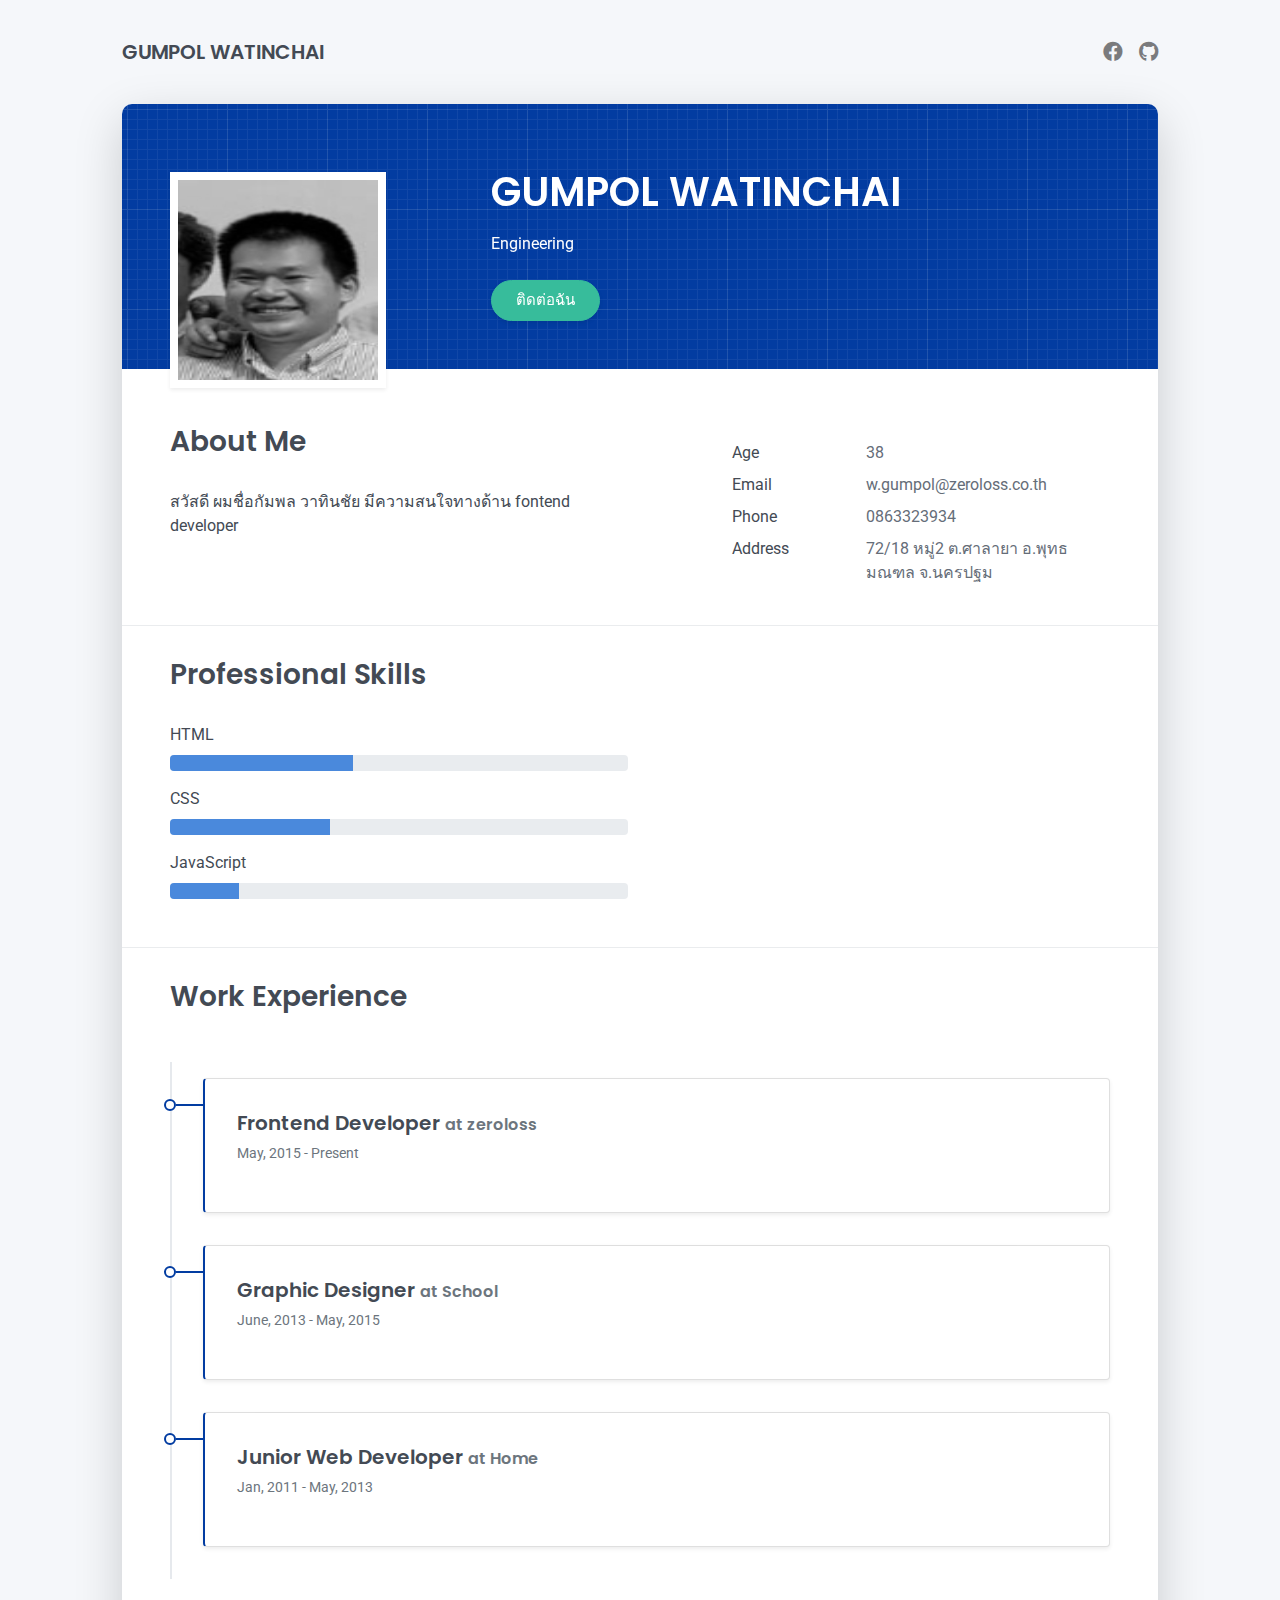
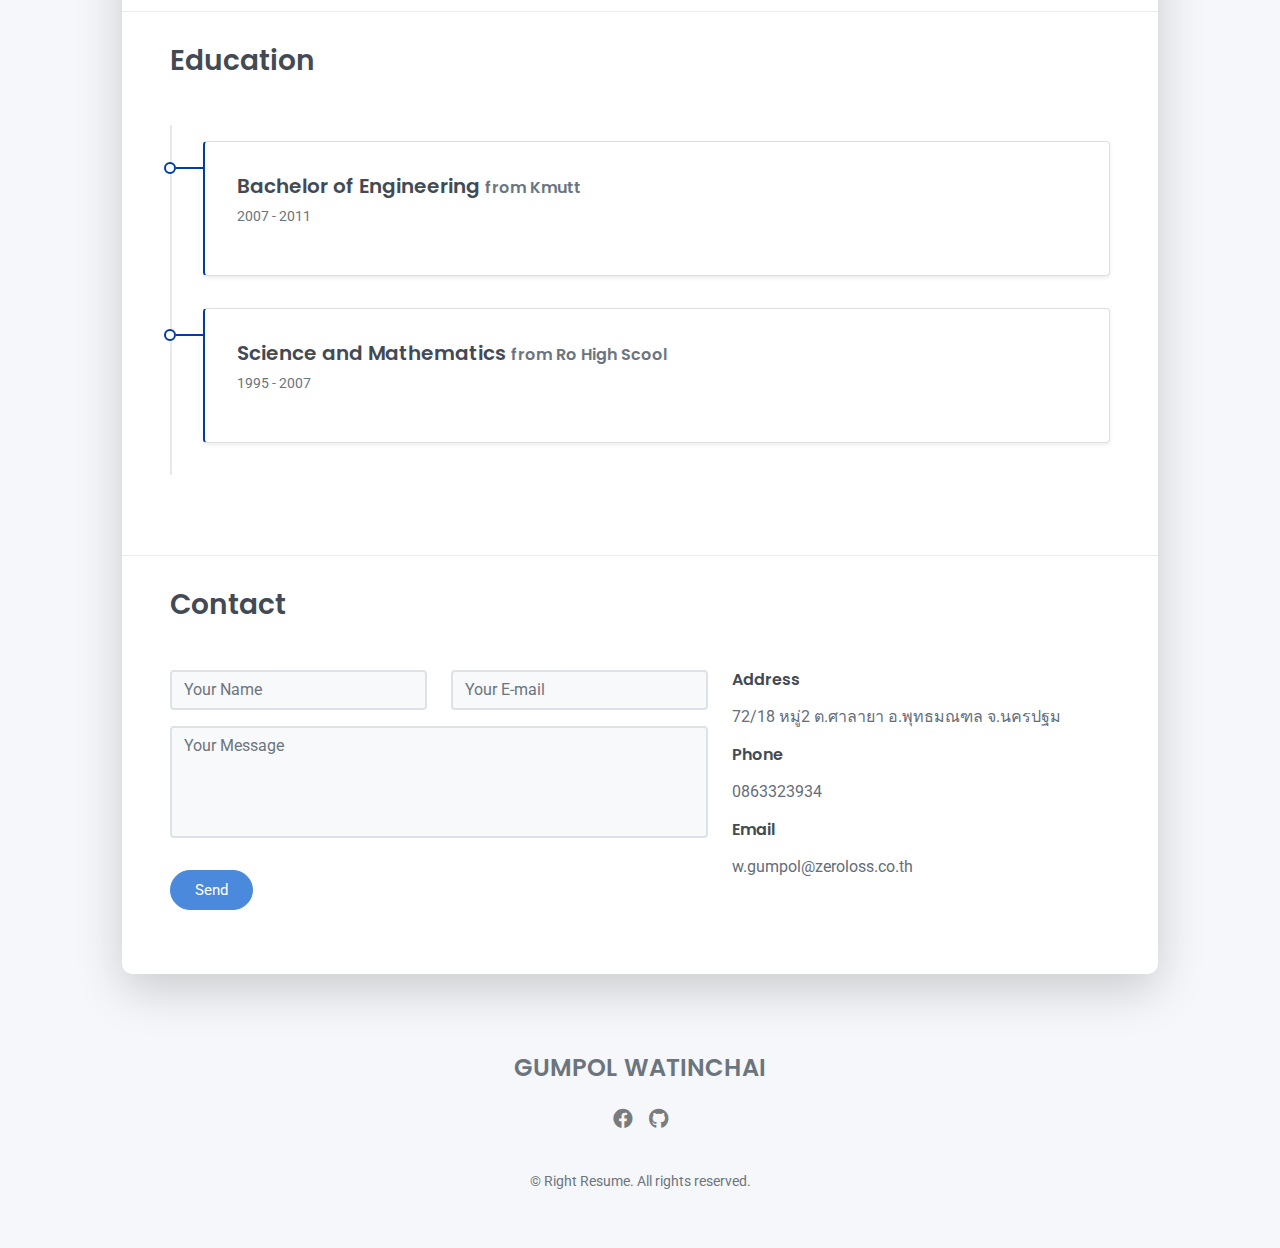
<file: resume/index.html>
<!DOCTYPE html>
<html lang="en-US">
  <head>
    <meta charset="UTF-8">
    <meta http-equiv="X-UA-Compatible" content="IE=edge">
    <meta name="viewport" content="width=device-width, initial-scale=1">
    <title>Right Resume</title>
    <link rel="preconnect" href="https://fonts.gstatic.com" crossorigin="crossorigin"/>
    <link rel="preload" as="style" href="https://fonts.googleapis.com/css2?family=Poppins:wght@600&amp;family=Roboto:wght@300;400;500;700&amp;display=swap"/>
    <link rel="stylesheet" href="https://fonts.googleapis.com/css2?family=Poppins:wght@600&amp;family=Roboto:wght@300;400;500;700&amp;display=swap" media="print" onload="this.media='all'"/>
    <noscript>
      <link rel="stylesheet" href="https://fonts.googleapis.com/css2?family=Poppins:wght@600&amp;family=Roboto:wght@300;400;500;700&amp;display=swap"/>
    </noscript>
    <link href="css/font-awesome/css/all.min.css?ver=1.2.0" rel="stylesheet">
    <link href="css/bootstrap.min.css?ver=1.2.0" rel="stylesheet">
    <link href="css/aos.css?ver=1.2.0" rel="stylesheet">
    <link href="css/main.css?ver=1.2.0" rel="stylesheet">
    <noscript>
      <style type="text/css">
        [data-aos] {
            opacity: 1 !important;
            transform: translate(0) scale(1) !important;
        }
      </style>
    </noscript>
  </head>
  <body id="top">
    <header class="d-print-none">
      <div class="container text-center text-lg-left">
        <div class="py-3 clearfix">
          <h1 class="site-title mb-0">GUMPOL WATINCHAI</h1>
          <div class="site-nav">
            <nav role="navigation">
              <ul class="nav justify-content-center">
                <li class="nav-item"><a class="nav-link" href="https://www.facebook.com/galuda.koko" title="Facebook"><i class="fab fa-facebook"></i><span class="menu-title sr-only">Facebook</span></a>
                </li>
                <li class="nav-item"><a class="nav-link" href="https://github.com/GALUDAKOKO" title="Github"><i class="fab fa-github"></i><span class="menu-title sr-only">Github</span></a>
                </li>
              </ul>
            </nav>
          </div>
        </div>
      </div>
    </header>
    <div class="page-content">
      <div class="container">
<div class="cover shadow-lg bg-white">
  <div class="cover-bg p-3 p-lg-4 text-white">
    <div class="row">
      <div class="col-lg-4 col-md-5">
        <div class="avatar hover-effect bg-white shadow-sm p-1"><img src="images/avatar.jpg" width="200" height="200"/></div>
      </div>
      <div class="col-lg-8 col-md-7 text-center text-md-start">
        <h2 class="h1 mt-2" data-aos="fade-left" data-aos-delay="0">GUMPOL WATINCHAI</h2>
        <p data-aos="fade-left" data-aos-delay="100">Engineering</p>
        <div class="d-print-none" data-aos="fade-left" data-aos-delay="200"><a class="btn btn-success shadow-sm mt-1" href="#contact">ติดต่อฉัน</a></div>
      </div>
    </div>
  </div>
  <div class="about-section pt-4 px-3 px-lg-4 mt-1">
    <div class="row">
      <div class="col-md-6">
        <h2 class="h3 mb-3">About Me</h2>
        <p>สวัสดี ผมชื่อกัมพล วาทินชัย มีความสนใจทางด้าน fontend developer </p>
      </div>
      <div class="col-md-5 offset-md-1">
        <div class="row mt-2">
          <div class="col-sm-4">
            <div class="pb-1">Age</div>
          </div>
          <div class="col-sm-8">
            <div class="pb-1 text-secondary">38</div>
          </div>
          <div class="col-sm-4">
            <div class="pb-1">Email</div>
          </div>
          <div class="col-sm-8">
            <div class="pb-1 text-secondary">w.gumpol@zeroloss.co.th</div>
          </div>
          <div class="col-sm-4">
            <div class="pb-1">Phone</div>
          </div>
          <div class="col-sm-8">
            <div class="pb-1 text-secondary">0863323934</div>
          </div>
          <div class="col-sm-4">
            <div class="pb-1">Address</div>
          </div>
          <div class="col-sm-8">
            <div class="pb-1 text-secondary">72/18 หมู่2 ต.ศาลายา อ.พุทธมณฑล จ.นครปฐม</div>
          </div>
        </div>
      </div>
    </div>
  </div>
  <hr class="d-print-none"/>
  <div class="skills-section px-3 px-lg-4">
    <h2 class="h3 mb-3">Professional Skills</h2>
    <div class="row">
      <div class="col-md-6">
        <div class="mb-2"><span>HTML</span>
          <div class="progress my-1">
            <div class="progress-bar bg-primary" role="progressbar" data-aos="zoom-in-right" data-aos-delay="100" data-aos-anchor=".skills-section" style="width: 40%" aria-valuenow="90" aria-valuemin="0" aria-valuemax="100"></div>
          </div>
        </div>
        <div class="mb-2"><span>CSS</span>
          <div class="progress my-1">
            <div class="progress-bar bg-primary" role="progressbar" data-aos="zoom-in-right" data-aos-delay="200" data-aos-anchor=".skills-section" style="width: 35%" aria-valuenow="85" aria-valuemin="0" aria-valuemax="100"></div>
          </div>
        </div>
        <div class="mb-2"><span>JavaScript</span>
          <div class="progress my-1">
            <div class="progress-bar bg-primary" role="progressbar" data-aos="zoom-in-right" data-aos-delay="300" data-aos-anchor=".skills-section" style="width: 15%" aria-valuenow="75" aria-valuemin="0" aria-valuemax="100"></div>
          </div>
        </div>
      </div>

    </div>
  </div>
  <hr class="d-print-none"/>
  <div class="work-experience-section px-3 px-lg-4">
    <h2 class="h3 mb-4">Work Experience</h2>
    <div class="timeline">
      <div class="timeline-card timeline-card-primary card shadow-sm">
        <div class="card-body">
          <div class="h5 mb-1">Frontend Developer <span class="text-muted h6">at zeroloss</span></div>
          <div class="text-muted text-small mb-2">May, 2015 - Present</div>
          <div></div>
        </div>
      </div>
      <div class="timeline-card timeline-card-primary card shadow-sm">
        <div class="card-body">
          <div class="h5 mb-1">Graphic Designer <span class="text-muted h6">at School</span></div>
          <div class="text-muted text-small mb-2">June, 2013 - May, 2015</div>
          <div></div>
        </div>
      </div>
      <div class="timeline-card timeline-card-primary card shadow-sm">
        <div class="card-body">
          <div class="h5 mb-1">Junior Web Developer <span class="text-muted h6">at Home</span></div>
          <div class="text-muted text-small mb-2">Jan, 2011 - May, 2013</div>
          <div></div>
        </div>
      </div>
    </div>
  </div>
  <hr class="d-print-none"/>
  <div class="page-break"></div>
  <div class="education-section px-3 px-lg-4 pb-4">
    <h2 class="h3 mb-4">Education</h2>
    <div class="timeline">
      <div class="timeline-card timeline-card-success card shadow-sm">
        <div class="card-body">
          <div class="h5 mb-1">Bachelor of Engineering <span class="text-muted h6">from Kmutt</span></div>
          <div class="text-muted text-small mb-2">2007 - 2011</div>
          <div></div>
        </div>
      </div>
      <div class="timeline-card timeline-card-success card shadow-sm">
        <div class="card-body">
          <div class="h5 mb-1">Science and Mathematics <span class="text-muted h6">from Ro High Scool</span></div>
          <div class="text-muted text-small mb-2">1995 - 2007</div>
          <div></div>
        </div>
      </div>
    </div>
  </div>
  <hr class="d-print-none"/>
  <div class="contant-section px-3 px-lg-4 pb-4" id="contact">
    <h2 class="h3 text mb-3">Contact</h2>
    <div class="row">
      <div class="col-md-7 d-print-none">
        <div class="my-2"><form action="https://formspree.io/your@email.com"
    method="POST">
  <div class="row">
    <div class="col-6">
      <input class="form-control" type="text" id="name" name="name" placeholder="Your Name" required>
    </div>
    <div class="col-6">
      <input class="form-control" type="email" id="email" name="_replyto" placeholder="Your E-mail" required>
    </div>
  </div>
  <div class="form-group my-2">
    <textarea class="form-control" style="resize: none;" id="message" name="message" rows="4"  placeholder="Your Message" required></textarea>
  </div>
  <button class="btn btn-primary mt-2" type="submit">Send</button>
</form>
        </div>
      </div>
      <div class="col">
        <div class="mt-2">
          <h3 class="h6">Address</h3>
          <div class="pb-2 text-secondary">72/18 หมู่2 ต.ศาลายา อ.พุทธมณฑล จ.นครปฐม</div>
          <h3 class="h6">Phone</h3>
          <div class="pb-2 text-secondary">0863323934</div>
          <h3 class="h6">Email</h3>
          <div class="pb-2 text-secondary">w.gumpol@zeroloss.co.th</div>
        </div>
      </div>
      <div class="col d-none d-print-block">
        <div class="mt-2">
          <div>
            <div class="mb-2">
              <div class="text-dark"><i class="fab fa-twitter mr-1"></i><span>https://twitter.com/templateflip</span>
              </div>
            </div>
            <div class="mb-2">
              <div class="text-dark"><i class="fab fa-facebook mr-1"></i><span>https://www.facebook.com/templateflip</span>
              </div>
            </div>
            <div class="mb-2">
              <div class="text-dark"><i class="fab fa-instagram mr-1"></i><span>https://www.instagram.com/templateflip</span>
              </div>
            </div>
            <div class="mb-2">
              <div class="text-dark"><i class="fab fa-github mr-1"></i><span>https://github.com/templateflip</span>
              </div>
            </div>
          </div>
        </div>
      </div>
    </div>
  </div>
</div></div>
    </div>
    <footer class="pt-4 pb-4 text-muted text-center d-print-none">
      <div class="container">
        <div class="my-3">
          <div class="h4">GUMPOL WATINCHAI</div>
          <div class="footer-nav">
            <nav role="navigation">
              <ul class="nav justify-content-center">
                                <li class="nav-item"><a class="nav-link" href="https://www.facebook.com/galuda.koko" title="Facebook"><i class="fab fa-facebook"></i><span class="menu-title sr-only">Facebook</span></a>
                </li>
                <li class="nav-item"><a class="nav-link" href="https://github.com/GALUDAKOKO" title="Github"><i class="fab fa-github"></i><span class="menu-title sr-only">Github</span></a>
                </li>
              </ul>
            </nav>
          </div>
        </div>
        <div class="text-small">
          <div class="mb-1">&copy; Right Resume. All rights reserved.</div>
        </div>
      </div>
    </footer>
    <script src="scripts/bootstrap.bundle.min.js?ver=1.2.0"></script>
    <script src="scripts/aos.js?ver=1.2.0"></script>
    <script src="scripts/main.js?ver=1.2.0"></script>
  </body>
</html>
</file>
<file: resume/css/main.css>
/* Buttons */
/* Inputs */
/* Timeline custom component */
.timeline {
  border-left: 2px solid #E6E9ED;
  padding: 1rem 0; }

.timeline-card {
  position: relative;
  margin-left: 31px;
  border-left: 2px solid;
  margin-bottom: 2rem; }

.timeline-card:last-child {
  margin-bottom: 1rem; }

.timeline-card:before {
  content: '';
  display: inline-block;
  position: absolute;
  background-color: #fff;
  border-radius: 10px;
  width: 12px;
  height: 12px;
  top: 20px;
  left: -41px;
  border: 2px solid;
  z-index: 2; }

.timeline-card:after {
  content: '';
  display: inline-block;
  position: absolute;
  background-color: currentColor;
  width: 29px;
  height: 2px;
  top: 25px;
  left: -29px;
  z-index: 1; }

.timeline-card-primary {
  border-left-color: #023ca1; }

.timeline-card-primary:before {
  border-color: #023ca1; }

.timeline-card-primary:after {
  background-color: #023ca1; }

.timeline-card-success {
  border-left-color: #023ca1; }

.timeline-card-success:before {
  border-color: #023ca1; }

.timeline-card-success:after {
  background-color: #023ca1; }

html {
  scroll-behavior: smooth; }

.site-title {
  font-size: 1.25rem;
  line-height: 2.5rem; }

.nav-link {
  padding: 0;
  font-size: 1.25rem;
  line-height: 2.5rem;
  color: rgba(0, 0, 0, 0.5); }

.nav-link:hover,
.nav-link:focus,
.active .nav-link {
  color: rgba(0, 0, 0, 0.8); }

.nav-item + .nav-item {
  margin-left: 1rem; }

.cover {
  border-radius: 10px; }

.cover-bg {
  background-color: #023ca1;
  background-image: url("data:image/svg+xml,%3Csvg xmlns='http://www.w3.org/2000/svg' width='100' height='100' viewBox='0 0 100 100'%3E%3Cg fill-rule='evenodd'%3E%3Cg fill='%23ffffff' fill-opacity='0.12'%3E%3Cpath opacity='.5' d='M96 [base64] 0v-9h-9v9h9zm-10 0v-9h-9v9h9zm-10 0v-9h-9v9h9zm-10 0v-9h-9v9h9zm-10 0v-9h-9v9h9zm-10 0v-9h-9v9h9zm-10 0v-9h-9v9h9zm-10 0v-9h-9v9h9zm-9-10h9v-9h-9v9zm10 0h9v-9h-9v9zm10 0h9v-9h-9v9zm10 0h9v-9h-9v9zm10 0h9v-9h-9v9zm10 0h9v-9h-9v9zm10 0h9v-9h-9v9zm10 0h9v-9h-9v9zm9-10v-9h-9v9h9zm-10 0v-9h-9v9h9zm-10 0v-9h-9v9h9zm-10 0v-9h-9v9h9zm-10 0v-9h-9v9h9zm-10 0v-9h-9v9h9zm-10 0v-9h-9v9h9zm-10 0v-9h-9v9h9zm-9-10h9v-9h-9v9zm10 0h9v-9h-9v9zm10 0h9v-9h-9v9zm10 0h9v-9h-9v9zm10 0h9v-9h-9v9zm10 0h9v-9h-9v9zm10 0h9v-9h-9v9zm10 0h9v-9h-9v9zm9-10v-9h-9v9h9zm-10 0v-9h-9v9h9zm-10 0v-9h-9v9h9zm-10 0v-9h-9v9h9zm-10 0v-9h-9v9h9zm-10 0v-9h-9v9h9zm-10 0v-9h-9v9h9zm-10 0v-9h-9v9h9zm-9-10h9v-9h-9v9zm10 0h9v-9h-9v9zm10 0h9v-9h-9v9zm10 0h9v-9h-9v9zm10 0h9v-9h-9v9zm10 0h9v-9h-9v9zm10 0h9v-9h-9v9zm10 0h9v-9h-9v9zm9-10v-9h-9v9h9zm-10 0v-9h-9v9h9zm-10 0v-9h-9v9h9zm-10 0v-9h-9v9h9zm-10 0v-9h-9v9h9zm-10 0v-9h-9v9h9zm-10 0v-9h-9v9h9zm-10 0v-9h-9v9h9zm-9-10h9v-9h-9v9zm10 0h9v-9h-9v9zm10 0h9v-9h-9v9zm10 0h9v-9h-9v9zm10 0h9v-9h-9v9zm10 0h9v-9h-9v9zm10 0h9v-9h-9v9zm10 0h9v-9h-9v9z'/%3E%3Cpath d='M6 5V0H5v5H0v1h5v94h1V6h94V5H6z'/%3E%3C/g%3E%3C/g%3E%3C/svg%3E");
  border-radius: 10px 10px 0 0; }

.avatar {
  max-width: 216px;
  max-height: 216px;
  margin-top: 20px;
  text-align: center;
  margin-left: auto;
  margin-right: auto; }

.avatar img {
  /* Safari 6.0 - 9.0 */
  filter: grayscale(100%); }

footer a:not(.nav-link) {
  color: inherit;
  border-bottom: 1px dashed;
  text-decoration: none;
  cursor: pointer; }

@media (min-width: 48em) {
  .site-title {
    float: left; }
  .site-nav {
    float: right; }
  .avatar {
    margin-bottom: -80px;
    margin-left: 0; } }

@media print {
  body {
    background-color: #fff; }
  .container {
    width: auto;
    max-width: 100%;
    padding: 0; }
  .cover, .cover-bg {
    border-radius: 0; }
  .cover.shadow-lg {
    box-shadow: none !important; }
  .cover-bg {
    padding: 5rem !important;
    padding-bottom: 10px !important; }
  .avatar {
    margin-top: -10px; }
  .about-section {
    padding: 6.5rem 5rem 2rem !important; }
  .skills-section,
  .work-experience-section,
  .education-section,
  .contant-section {
    padding: 1.5rem 5rem 2rem !important; }
  .page-break {
    padding-top: 5rem;
    page-break-before: always; } }
</file>
